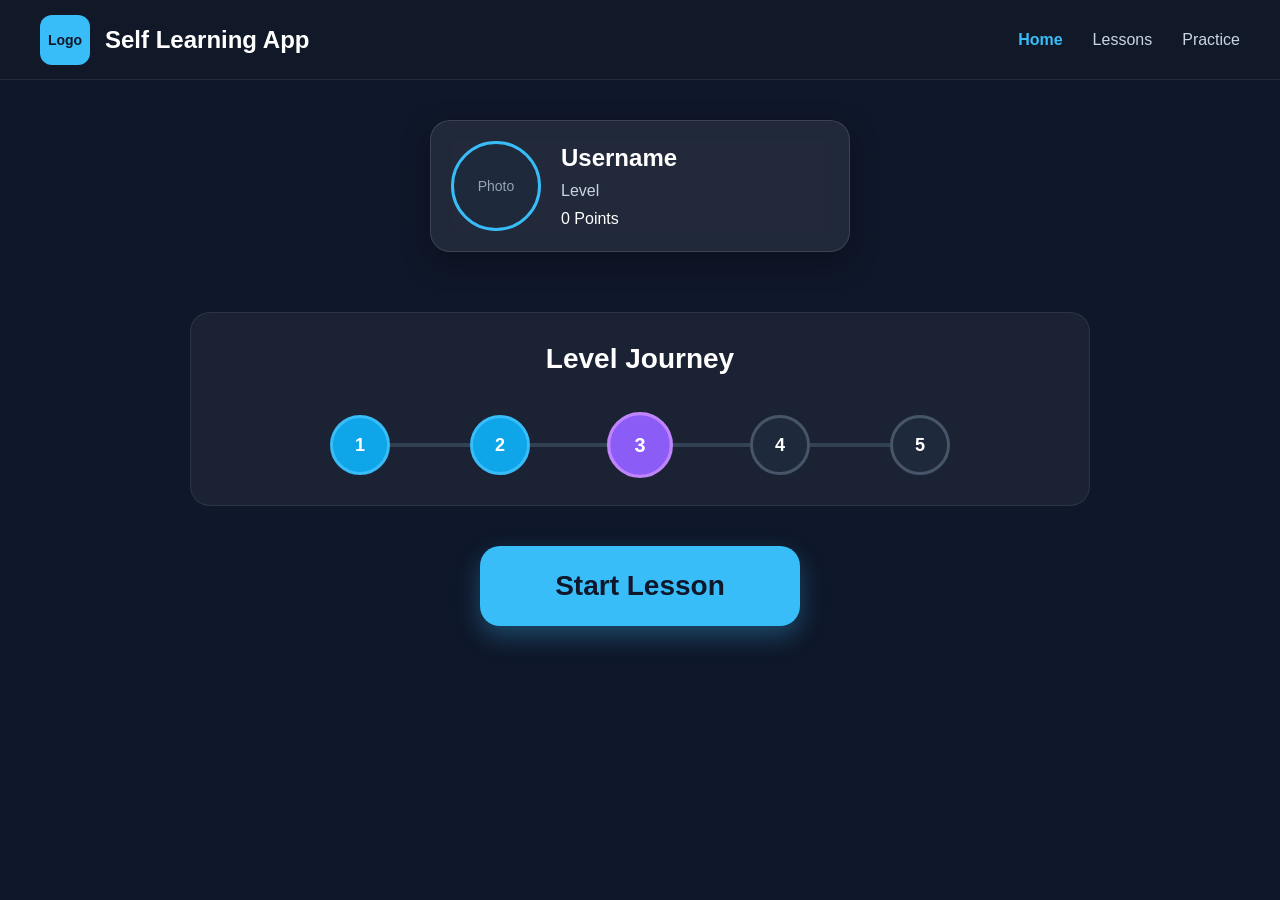
<file: index.html>
<!DOCTYPE html>
<html lang="en">

<head>
  <meta charset="UTF-8">
  <meta name="viewport" content="width=device-width, initial-scale=1.0">

  <title>Self Learning App</title>

  <!-- CSS -->
  <link rel="stylesheet" href="style.css">
  <!-- JavaScript File -->
    <script src="script.js"></script>
</head>

<body>

  <!-- TOP NAVIGATION BAR -->
  <nav class="top-navbar">

    <!-- Left Side -->
    <div class="nav-left">

      <div class="logo">
        Logo
      </div>

      <div class="app-title">
        Self Learning App
      </div>

    </div>


    <!-- Right Side -->
    <div class="nav-right">

      <a href="index.html" class="nav-link active">
        Home
      </a>

      <a href="lesson.html" class="nav-link">
        Lessons
      </a>

      <a href="practice.html" class="nav-link">
        Practice
      </a>

    </div>

  </nav>


  <!-- PROFILE SECTION -->
  <header class="top-section">

    <div class="profile-card">

      <!-- Profile Image -->
      <div class="profile-image">
        Photo
      </div>

      <!-- User Info -->
      <div class="profile-info">
        <div class="username">Username</div>
        <div class="user-level">Level</div>
        <div id="profilePoints">
          0 Points
        </div>
      </div>

    </div>

  </header>


  <!-- CENTER SECTION -->
  <main class="main-section">

    <section class="progress-map">

      <h2 class="map-title">
        Level Journey
      </h2>

      <div class="map-container">

        <div class="level-node completed">
          <span>1</span>
        </div>

        <div class="map-line"></div>

        <div class="level-node completed">
          <span>2</span>
        </div>

        <div class="map-line"></div>

        <div class="level-node current">
          <span>3</span>
        </div>

        <div class="map-line"></div>

        <div class="level-node">
          <span>4</span>
        </div>

        <div class="map-line"></div>

        <div class="level-node">
          <span>5</span>
        </div>


      </div>

    </section>

    <!-- START LESSON BUTTON -->
    <a href="lesson.html" class="start-button">
    Start Lesson
    </a>

  </main>


  

</body>
</html>
</file>
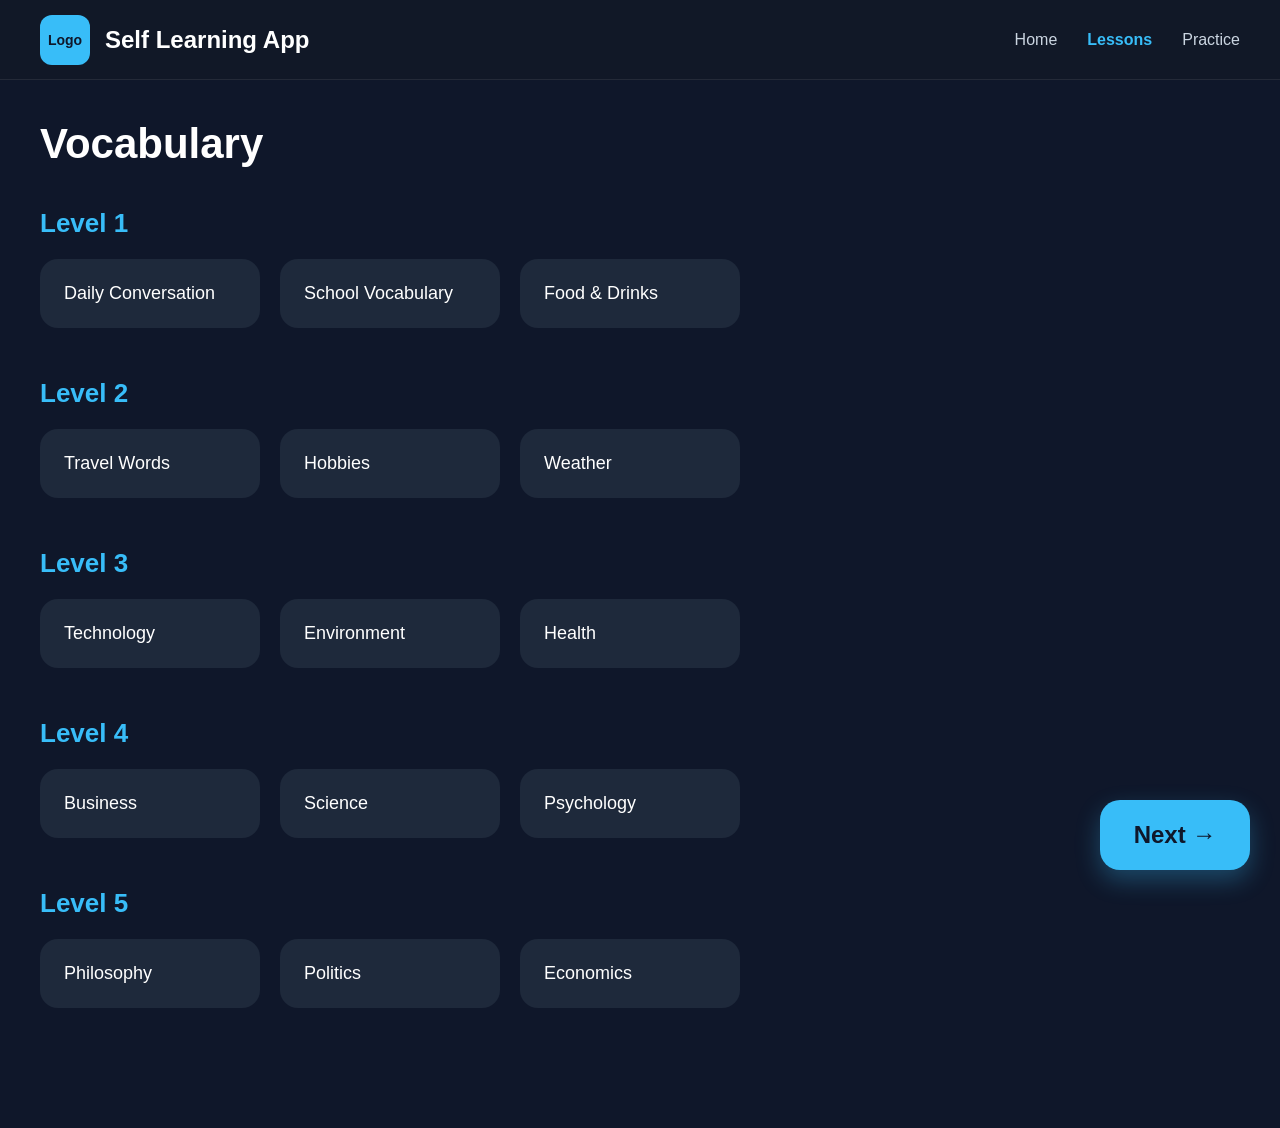
<file: lesson.html>
<!DOCTYPE html>
<html lang="en">

<head>
  <meta charset="UTF-8">
  <meta name="viewport" content="width=device-width, initial-scale=1.0">

  <title>Lessons</title>

  <!-- CSS -->
  <link rel="stylesheet" href="style.css">
</head>

<body>

  <!-- NAVBAR -->
  <nav class="top-navbar">

    <div class="nav-left">

      <div class="logo">
        Logo
      </div>

      <div class="app-title">
        Self Learning App
      </div>

    </div>

    <div class="nav-right">

      <a href="index.html" class="nav-link">
        Home
      </a>

      <a href="lesson.html" class="nav-link active">
        Lessons
      </a>

      <a href="practice.html" class="nav-link">
        Practice
      </a>

    </div>

  </nav>


  <!-- LESSON PAGE -->
  <main class="lesson-page">

    <!-- VOCABULARY -->
    <section class="lesson-section">

      <h1 class="section-title">
        Vocabulary
      </h1>


      <!-- LEVEL 1 -->
      <div class="level-group">

        <h2 class="level-title">
          Level 1
        </h2>

        <div class="topic-container">

          <div class="topic-card selectable" data-topic="Daily Conversation">
            Daily Conversation
            <div class="completed-dot"></div>
          </div>

          <div class="topic-card selectable" data-topic="School Vocabulary">
            School Vocabulary
            <div class="completed-dot"></div>
          </div>

          <div class="topic-card selectable" data-topic="Food & Drinks">
            Food & Drinks
            <div class="completed-dot"></div>
          </div>

        </div>

      </div>


      <!-- LEVEL 2 -->
      <div class="level-group">

        <h2 class="level-title">
          Level 2
        </h2>

        <div class="topic-container">

          <div class="topic-card selectable" data-topic="Travel Words">
            Travel Words
            <div class="completed-dot"></div>
          </div>

          <div class="topic-card selectable" data-topic="Hobbies">
            Hobbies
            <div class="completed-dot"></div>
          </div>

          <div class="topic-card selectable" data-topic="Weather">
            Weather
            <div class="completed-dot"></div>
          </div>

        </div>

      </div>


      <!-- LEVEL 3 -->
      <div class="level-group">

        <h2 class="level-title">
          Level 3
        </h2>

        <div class="topic-container">

          <div class="topic-card selectable" data-topic="Technology">
            Technology
            <div class="completed-dot"></div>
          </div>

          <div class="topic-card selectable" data-topic="Environment">
            Environment
            <div class="completed-dot"></div>
          </div>

          <div class="topic-card selectable" data-topic="Health">
            Health
            <div class="completed-dot"></div>
          </div>

        </div>

      </div>


      <!-- LEVEL 4 -->
      <div class="level-group">

        <h2 class="level-title">
          Level 4
        </h2>

        <div class="topic-container">

          <div class="topic-card selectable" data-topic="Business">
            Business
            <div class="completed-dot"></div>
          </div>

          <div class="topic-card selectable" data-topic="Science">
            Science
            <div class="completed-dot"></div>
          </div>

          <div class="topic-card selectable" data-topic="Psychology">
            Psychology
            <div class="completed-dot"></div>
          </div>

        </div>

      </div>


      <!-- LEVEL 5 -->
      <div class="level-group">

        <h2 class="level-title">
          Level 5
        </h2>

        <div class="topic-container" >

          <div class="topic-card selectable" data-topic="Philosophy">
            Philosophy
            <div class="completed-dot"></div>
          </div>

          <div class="topic-card selectable" data-topic="Politics">
            Politics
            <div class="completed-dot"></div>
          </div>

          <div class="topic-card selectable" data-topic="Economics">
            Economics
            <div class="completed-dot"></div>
          </div>

        </div>

      </div>

    </section>

  <!-- FLOATING NEXT BUTTON -->
  <a href="practice.html" class="floating-next-button">
    Next →
  </a>


  <!-- JS -->
  <script src="script.js"></script>

</body>
</html>
</file>
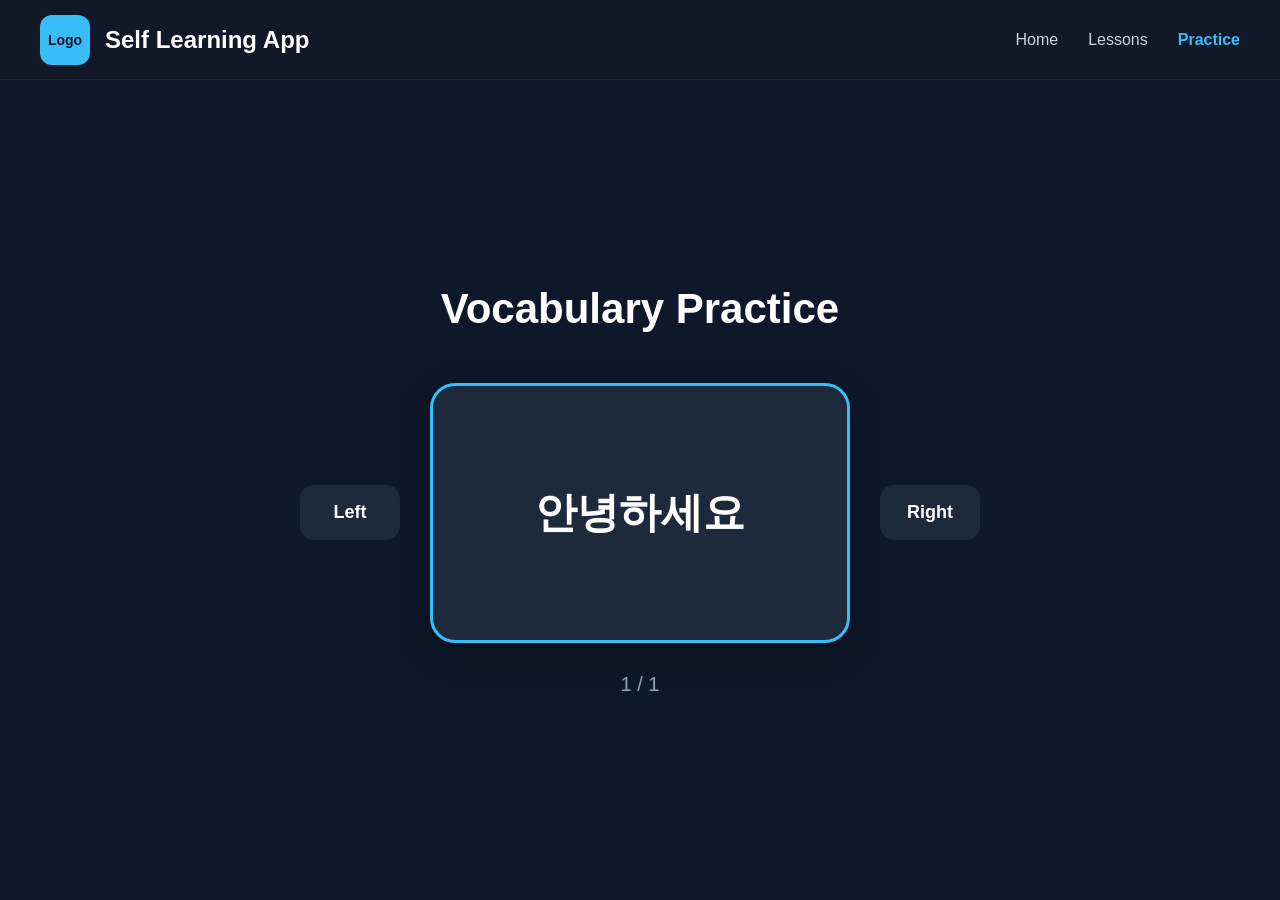
<file: practice.html>
<!DOCTYPE html>
<html lang="en">

<head>
  <meta charset="UTF-8">
  <meta name="viewport" content="width=device-width, initial-scale=1.0">

  <title>Practice</title>

  <!-- CSS -->
  <link rel="stylesheet" href="style.css">
</head>

<body>

  <!-- NAVBAR -->
  <nav class="top-navbar">

    <div class="nav-left">

      <div class="logo">
        Logo
      </div>

      <div class="app-title">
        Self Learning App
      </div>

    </div>

    <div class="nav-right">

      <a href="index.html" class="nav-link">
        Home
      </a>

      <a href="lesson.html" class="nav-link">
        Lessons
      </a>

      <a href="practice.html" class="nav-link active">
        Practice
      </a>

    </div>

  </nav>


  <!-- PRACTICE PAGE -->
  <main class="practice-page">

    <!-- TITLE -->
    <h1 class="practice-title">
      Vocabulary Practice
    </h1>


    <!-- FLASHCARD AREA -->
    <div class="flashcard-wrapper">


      <!-- LEFT BUTTON -->
      <button
        id="prevButton"
        class="nav-button">

        Left

      </button>


      <!-- FLASHCARD -->
      <div class="flashcard-container">

        <div
          class="flashcard"
          id="flashcard">


          <!-- FRONT -->
          <div
            class="card-face card-front"
            id="cardFront">

            Korean

          </div>


          <!-- BACK -->
          <div
            class="card-face card-back"
            id="cardBack">

            English

          </div>

        </div>

      </div>


      <!-- RIGHT BUTTON -->
      <button
        id="nextButton"
        class="nav-button">

        Right

      </button>

    </div>


    <!-- COUNTER -->
    <div
      class="card-counter"
      id="cardCounter">

      1 / 1

    </div>


    <!-- COMPLETION -->
    <div
      class="completion-message"
      id="completionMessage">

      <h2>
        🎉 Congratulations!
      </h2>

      <p>
        You completed this lesson set.
      </p>

      <a
        href="lesson.html"
        class="back-button">

        Back to Lessons

      </a>

    </div>

  </main>


  <!-- JS -->
  <script src="script.js"></script>

</body>
</html>
</file>
<file: style.css>
/* GENERAL */
*{
  margin:0;
  padding:0;
  box-sizing:border-box;
}

body{
  background:#0f172a;
  font-family:Arial, sans-serif;
  color:white;
  min-height:100vh;
}


/* TOP NAVBAR */
.top-navbar{
  width:100%;
  height:80px;

  background:#111827;
  border-bottom:1px solid rgba(255,255,255,0.08);

  display:flex;
  justify-content:space-between;
  align-items:center;

  padding:0 40px;
}


/* LEFT SIDE */
.nav-left{
  display:flex;
  align-items:center;
  gap:15px;
}


/* LOGO */
.logo{
  width:50px;
  height:50px;

  border-radius:12px;

  background:#38bdf8;

  display:flex;
  justify-content:center;
  align-items:center;

  font-size:14px;
  font-weight:bold;
  color:#0f172a;
}


/* APP TITLE */
.app-title{
  font-size:24px;
  font-weight:bold;
}


/* RIGHT SIDE */
.nav-right{
  display:flex;
  align-items:center;
  gap:30px;
}


/* NAV LINKS */
.nav-link{
  color:#cbd5e1;
  text-decoration:none;
  font-size:16px;
  transition:0.3s;
}

.nav-link:hover{
  color:#38bdf8;
}

.nav-link.active{
  color:#38bdf8;
  font-weight:bold;
}


/* PROFILE SECTION */
.top-section{
  width:100%;
  padding:40px;

  display:flex;
  justify-content:center;
}


/* PROFILE CARD */
.profile-card{
  width:420px;

  background:rgba(255,255,255,0.08);
  border:1px solid rgba(255,255,255,0.12);

  border-radius:20px;

  padding:20px;

  display:flex;
  align-items:center;
  gap:20px;

  backdrop-filter:blur(10px);

  box-shadow:0 10px 30px rgba(0,0,0,0.3);
}


/* PROFILE IMAGE */
.profile-image{
  width:90px;
  height:90px;

  border-radius:50%;

  background:#1e293b;
  border:3px solid #38bdf8;

  display:flex;
  justify-content:center;
  align-items:center;

  color:#94a3b8;
  font-size:14px;

  flex-shrink:0;
}


/* PROFILE INFO */
.profile-info{
  display:flex;
  flex-direction:column;
  gap:10px;
}

.username{
  font-size:24px;
  font-weight:bold;
}

.user-level,
.points{
  font-size:16px;
  color:#cbd5e1;
}


/* MAIN SECTION */
.main-section{
  width:100%;

  display:flex;
  justify-content:center;

  padding:20px 40px 60px;
}


/* PROGRESS MAP */
.progress-map{
  width:100%;
  max-width:900px;

  background:rgba(255,255,255,0.05);

  border:1px solid rgba(255,255,255,0.08);

  border-radius:20px;

  padding:30px;
}


/* TITLE */
.map-title{
  text-align:center;
  margin-bottom:40px;
  font-size:28px;
}


/* MAP CONTAINER */
.map-container{
  display:flex;
  align-items:center;
  justify-content:center;
  flex-wrap:wrap;
}


/* CONNECTION LINE */
.map-line{
  width:80px;
  height:4px;

  background:#334155;
}


/* LEVEL NODE */
.level-node{
  width:60px;
  height:60px;

  border-radius:50%;

  background:#1e293b;
  border:3px solid #475569;

  display:flex;
  justify-content:center;
  align-items:center;

  font-size:18px;
  font-weight:bold;
}


/* COMPLETED NODE */
.level-node.completed{
  background:#0ea5e9;
  border-color:#38bdf8;
}


/* CURRENT NODE */
.level-node.current{
  background:#8b5cf6;
  border-color:#c084fc;

  transform:scale(1.1);
}

/* START LESSON BUTTON */
.start-button{
  margin-top:40px;

  width:320px;
  height:80px;

  background:#38bdf8;
  color:#0f172a;

  border-radius:20px;

  display:flex;
  justify-content:center;
  align-items:center;

  text-decoration:none;

  font-size:28px;
  font-weight:bold;

  transition:0.3s;

  box-shadow:0 10px 25px rgba(56,189,248,0.3);
}


/* HOVER EFFECT */
.start-button:hover{
  transform:translateY(-5px);
  background:#67d3ff;
}


/* MAIN SECTION COLUMN */
.main-section{
  width:100%;

  display:flex;
  flex-direction:column;

  align-items:center;

  padding:20px 40px 60px;
}

/* GENERAL */
*{
  margin:0;
  padding:0;
  box-sizing:border-box;
}

body{
  background:#0f172a;
  font-family:Arial, sans-serif;
  color:white;
}


/* NAVBAR */
.top-navbar{
  width:100%;
  height:80px;

  background:#111827;

  display:flex;
  justify-content:space-between;
  align-items:center;

  padding:0 40px;

  border-bottom:1px solid rgba(255,255,255,0.08);

  position:sticky;
  top:0;
  z-index:100;
}

.nav-left{
  display:flex;
  align-items:center;
  gap:15px;
}

.logo{
  width:50px;
  height:50px;

  border-radius:12px;

  background:#38bdf8;

  display:flex;
  justify-content:center;
  align-items:center;

  color:#0f172a;
  font-weight:bold;
}

.app-title{
  font-size:24px;
  font-weight:bold;
}

.nav-right{
  display:flex;
  gap:30px;
}

.nav-link{
  color:#cbd5e1;
  text-decoration:none;
  transition:0.3s;
}

.nav-link:hover{
  color:#38bdf8;
}

.nav-link.active{
  color:#38bdf8;
  font-weight:bold;
}


/* PAGE */
.lesson-page{
  padding:40px;
}


/* SECTION */
.lesson-section{
  margin-bottom:80px;
}


/* BIG TITLE */
.section-title{
  font-size:42px;
  margin-bottom:40px;
}


/* LEVEL GROUP */
.level-group{
  margin-bottom:50px;
}


/* LEVEL TITLE */
.level-title{
  font-size:26px;
  margin-bottom:20px;
  color:#38bdf8;
}


/* TOPIC CONTAINER */
.topic-container{
  display:flex;
  flex-wrap:wrap;
  gap:20px;
}


/* TOPIC CARD */
.topic-card{
  min-width:220px;

  padding:22px;

  background:#1e293b;

  border-radius:18px;
  border:2px solid transparent;

  cursor:pointer;

  transition:0.3s;

  font-size:18px;
}


/* READING CONTAINER */
.reading-container{
  display:flex;
  flex-wrap:wrap;
  gap:25px;
}


/* READING CARD */
.reading-card{
  width:280px;

  padding:25px;

  background:#1e293b;

  border-radius:20px;
  border:2px solid transparent;

  cursor:pointer;

  transition:0.3s;
}


/* READING TITLE */
.reading-title{
  font-size:22px;
  font-weight:bold;

  margin-bottom:10px;
}


/* READING LEVEL */
.reading-level{
  color:#94a3b8;
  font-size:14px;
}


/* HOVER */
.selectable:hover{
  transform:translateY(-5px);
  border-color:#38bdf8;
}


/* SELECTED */
.selected{
  border-color:#38bdf8;
  background:#0f2942;
}


/* FLOATING BUTTON */
.floating-next-button{
  position:fixed;

  right:30px;
  bottom:30px;

  width:150px;
  height:70px;

  background:#38bdf8;
  color:#0f172a;

  border-radius:20px;

  display:flex;
  justify-content:center;
  align-items:center;

  text-decoration:none;

  font-size:24px;
  font-weight:bold;

  box-shadow:0 10px 25px rgba(56,189,248,0.3);

  transition:0.3s;
}

.floating-next-button:hover{
  transform:translateY(-5px);
}

/* GENERAL */
*{
  margin:0;
  padding:0;
  box-sizing:border-box;
}

body{
  background:#0f172a;
  font-family:Arial, sans-serif;
  color:white;
}


/* NAVBAR */
.top-navbar{
  width:100%;
  height:80px;

  background:#111827;

  display:flex;
  justify-content:space-between;
  align-items:center;

  padding:0 40px;

  border-bottom:1px solid rgba(255,255,255,0.08);
}


/* NAV LEFT */
.nav-left{
  display:flex;
  align-items:center;
  gap:15px;
}


/* LOGO */
.logo{
  width:50px;
  height:50px;

  border-radius:12px;

  background:#38bdf8;

  display:flex;
  justify-content:center;
  align-items:center;

  color:#0f172a;
  font-weight:bold;
}


/* TITLE */
.app-title{
  font-size:24px;
  font-weight:bold;
}


/* NAV RIGHT */
.nav-right{
  display:flex;
  gap:30px;
}


/* NAV LINKS */
.nav-link{
  color:#cbd5e1;
  text-decoration:none;

  transition:0.3s;
}

.nav-link:hover{
  color:#38bdf8;
}

.nav-link.active{
  color:#38bdf8;
  font-weight:bold;
}


/* PRACTICE PAGE */
.practice-page{
  min-height:calc(100vh - 80px);

  display:flex;
  flex-direction:column;
  justify-content:center;
  align-items:center;

  padding:40px;
}


/* TITLE */
.practice-title{
  font-size:42px;

  margin-bottom:50px;
}


/* WRAPPER */
.flashcard-wrapper{
  display:flex;
  align-items:center;

  gap:30px;
}


/* CARD CONTAINER */
.flashcard-container{
  perspective:1000px;
}


/* FLASHCARD */
.flashcard{
  width:420px;
  height:260px;

  position:relative;

  transform-style:preserve-3d;

  transition:transform 0.6s;

  cursor:pointer;
}


/* FLIPPED */
.flashcard.flipped{
  transform:rotateY(180deg);
}


/* CARD FACE */
.card-face{
  width:100%;
  height:100%;

  position:absolute;

  backface-visibility:hidden;

  border-radius:25px;

  display:flex;
  justify-content:center;
  align-items:center;

  font-size:42px;
  font-weight:bold;

  box-shadow:0 10px 30px rgba(0,0,0,0.3);
}


/* FRONT */
.card-front{
  background:#1e293b;

  border:3px solid #38bdf8;
}


/* BACK */
.card-back{
  background:#38bdf8;

  color:#0f172a;

  transform:rotateY(180deg);
}


/* BUTTONS */
.nav-button{
  width:100px;
  height:55px;

  border:none;
  border-radius:14px;

  background:#1e293b;
  color:white;

  font-size:18px;
  font-weight:bold;

  cursor:pointer;

  transition:0.3s;
}

.nav-button:hover{
  background:#38bdf8;
  color:#0f172a;
}


/* COUNTER */
.card-counter{
  margin-top:30px;

  font-size:20px;

  color:#94a3b8;
}

/* COMPLETION MESSAGE */
.completion-message{
  display:none;

  margin-top:40px;

  padding:40px;

  background:#1e293b;

  border-radius:25px;

  text-align:center;

  border:2px solid #38bdf8;

  animation:fadeIn 0.5s ease;
}


/* TITLE */
.completion-message h2{
  font-size:36px;

  margin-bottom:20px;
}


/* TEXT */
.completion-message p{
  font-size:18px;

  color:#cbd5e1;

  margin-bottom:30px;
}


/* BACK BUTTON */
.back-button{
  display:inline-block;

  padding:16px 30px;

  background:#38bdf8;

  color:#0f172a;

  text-decoration:none;

  font-weight:bold;

  border-radius:14px;

  transition:0.3s;
}

.back-button:hover{
  transform:translateY(-3px);
}


/* FADE */
@keyframes fadeIn{

  from{
    opacity:0;
    transform:translateY(10px);
  }

  to{
    opacity:1;
    transform:translateY(0);
  }

}

/* TOPIC CARD */
.topic-card{
  position:relative;
}


/* COMPLETED GREEN DOT */
.completed-dot{
  width:14px;
  height:14px;

  border-radius:50%;

  background:#22c55e;

  position:absolute;

  top:18px;
  right:18px;

  display:none;
}


/* SHOW COMPLETED */
.topic-card.completed .completed-dot{
  display:block;
}
</file>
